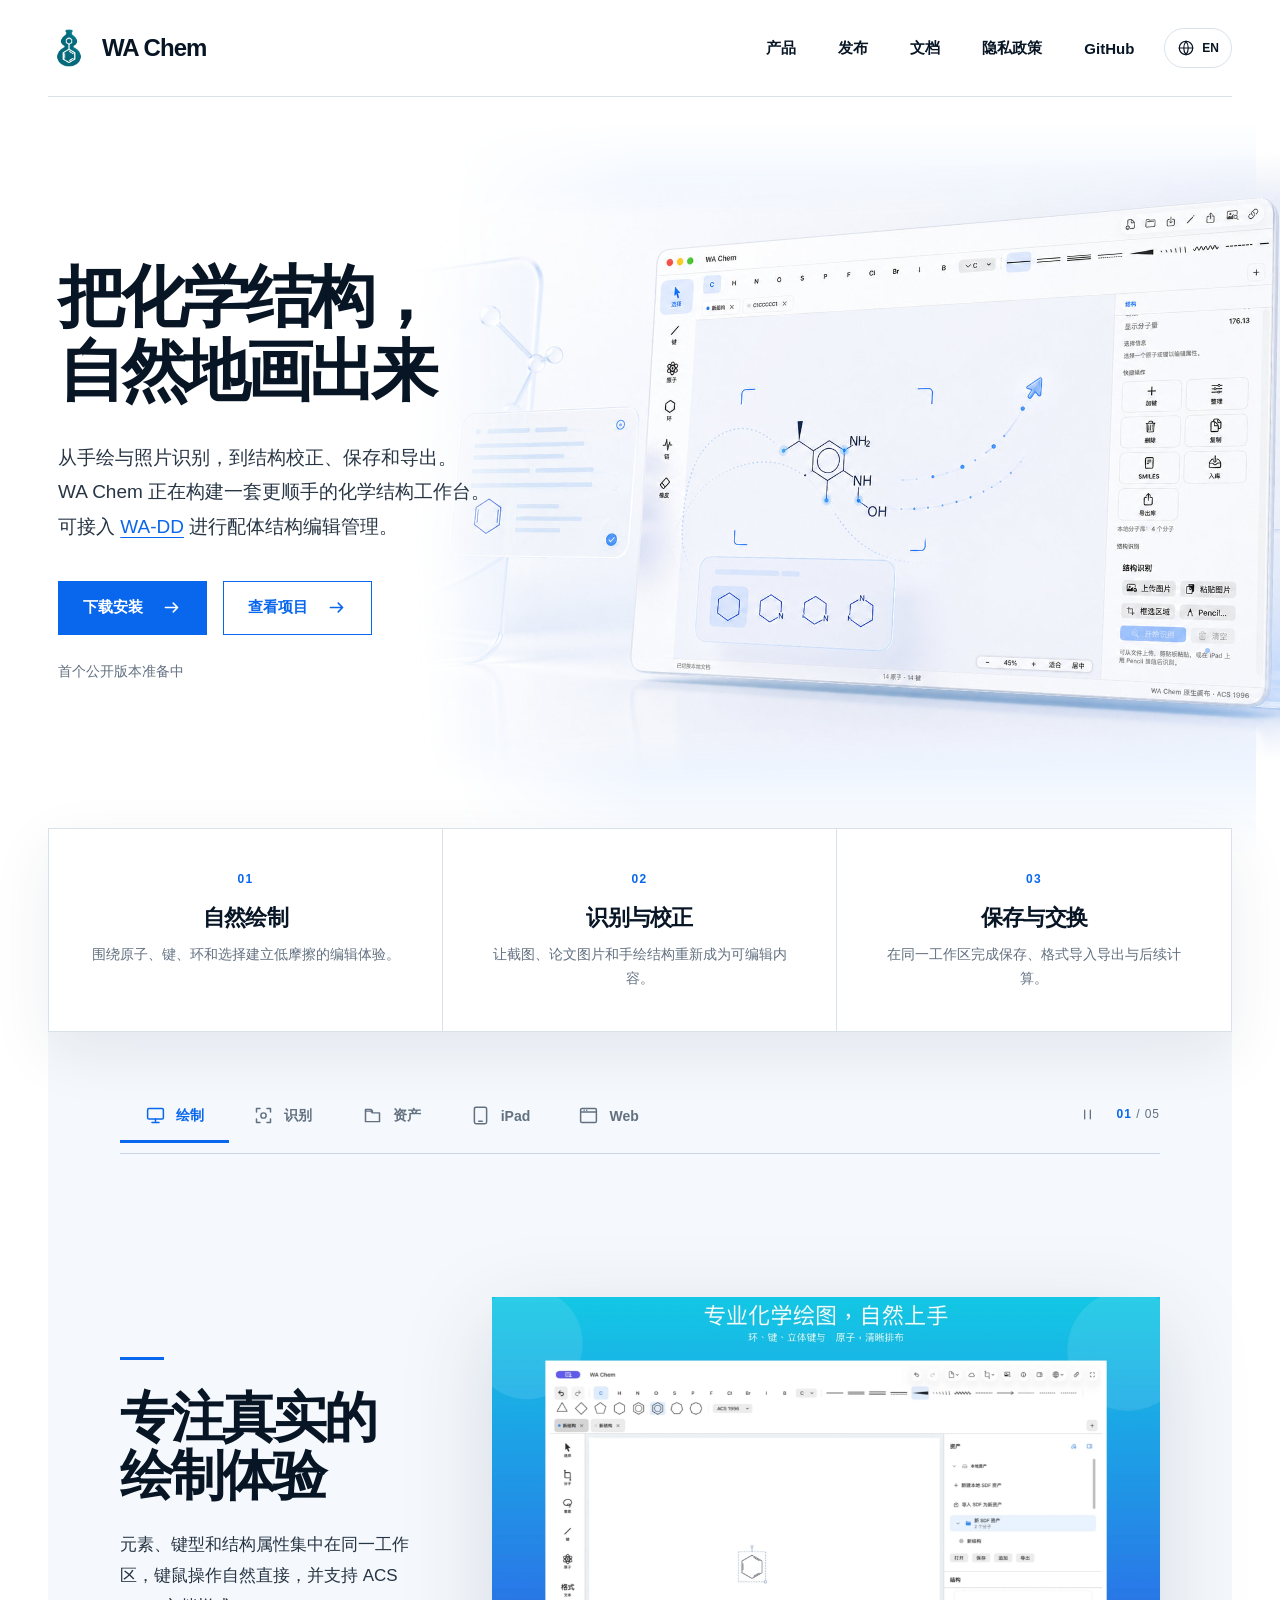
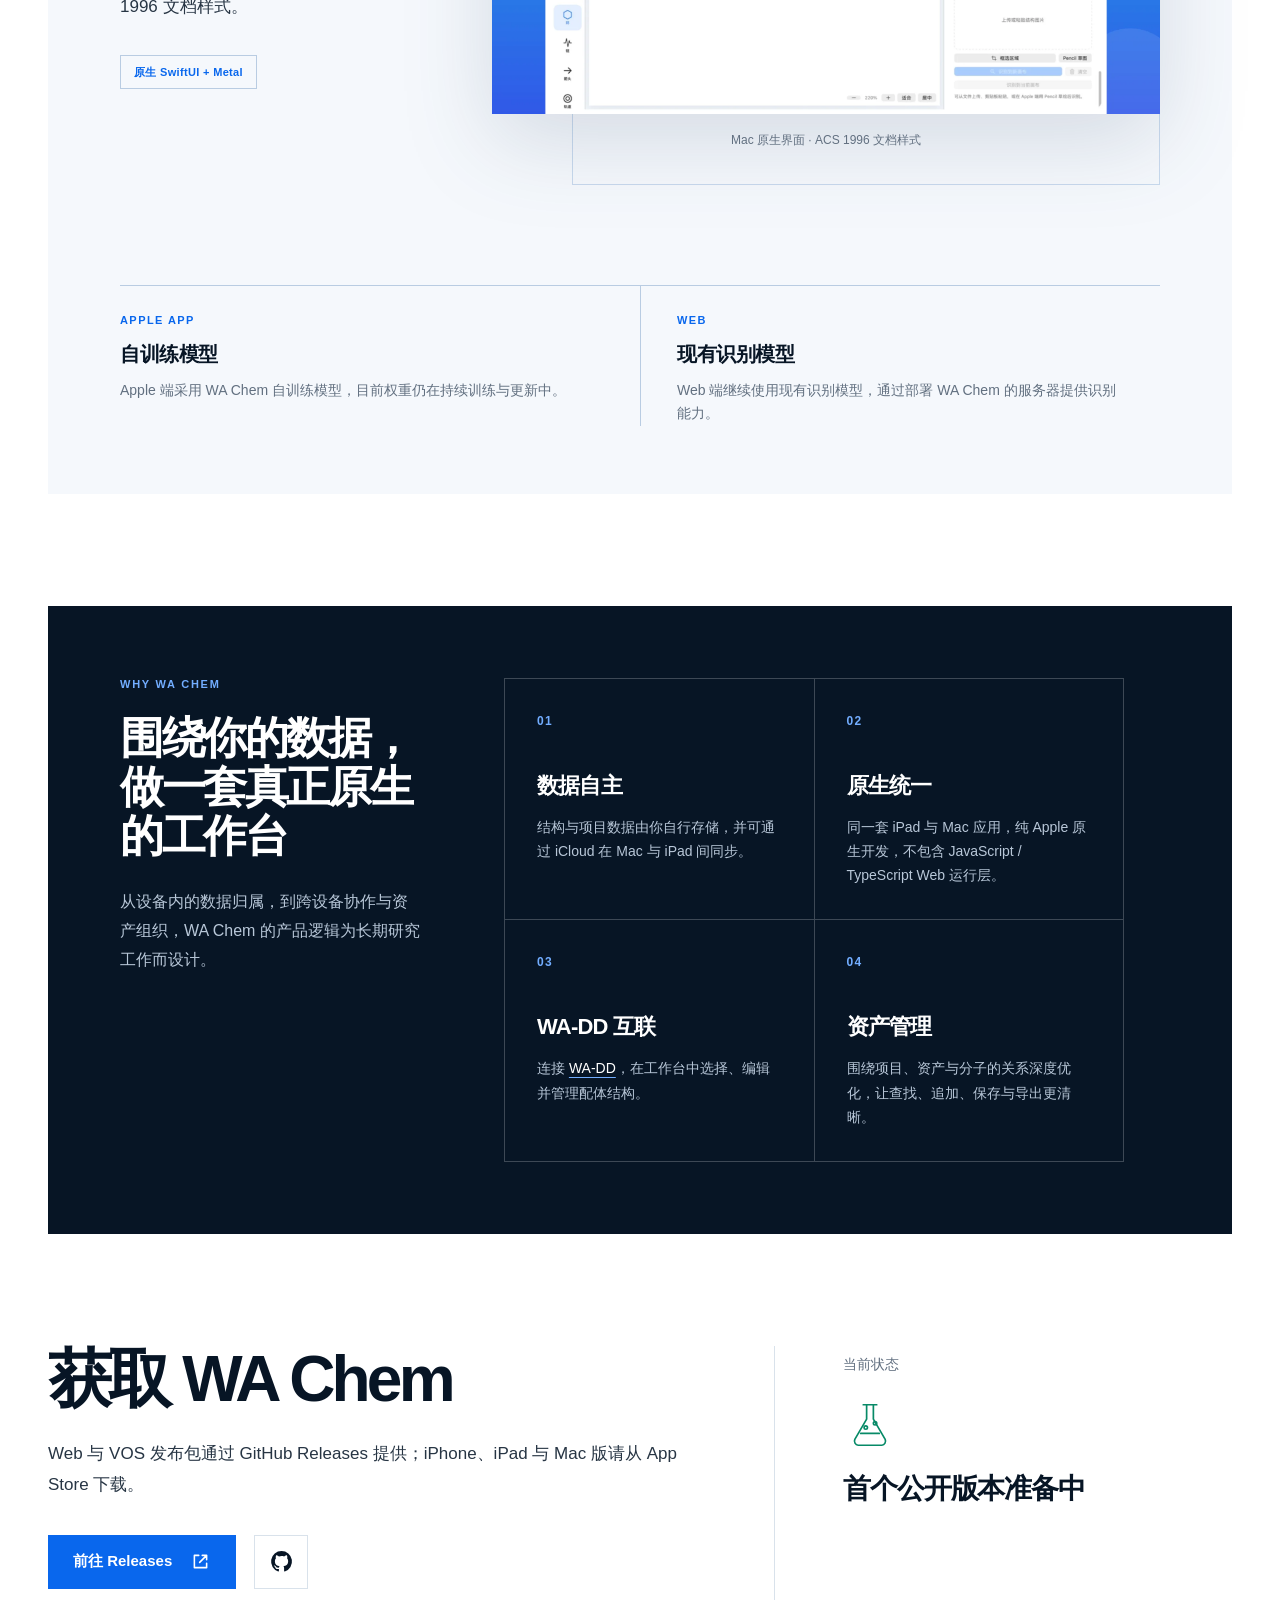
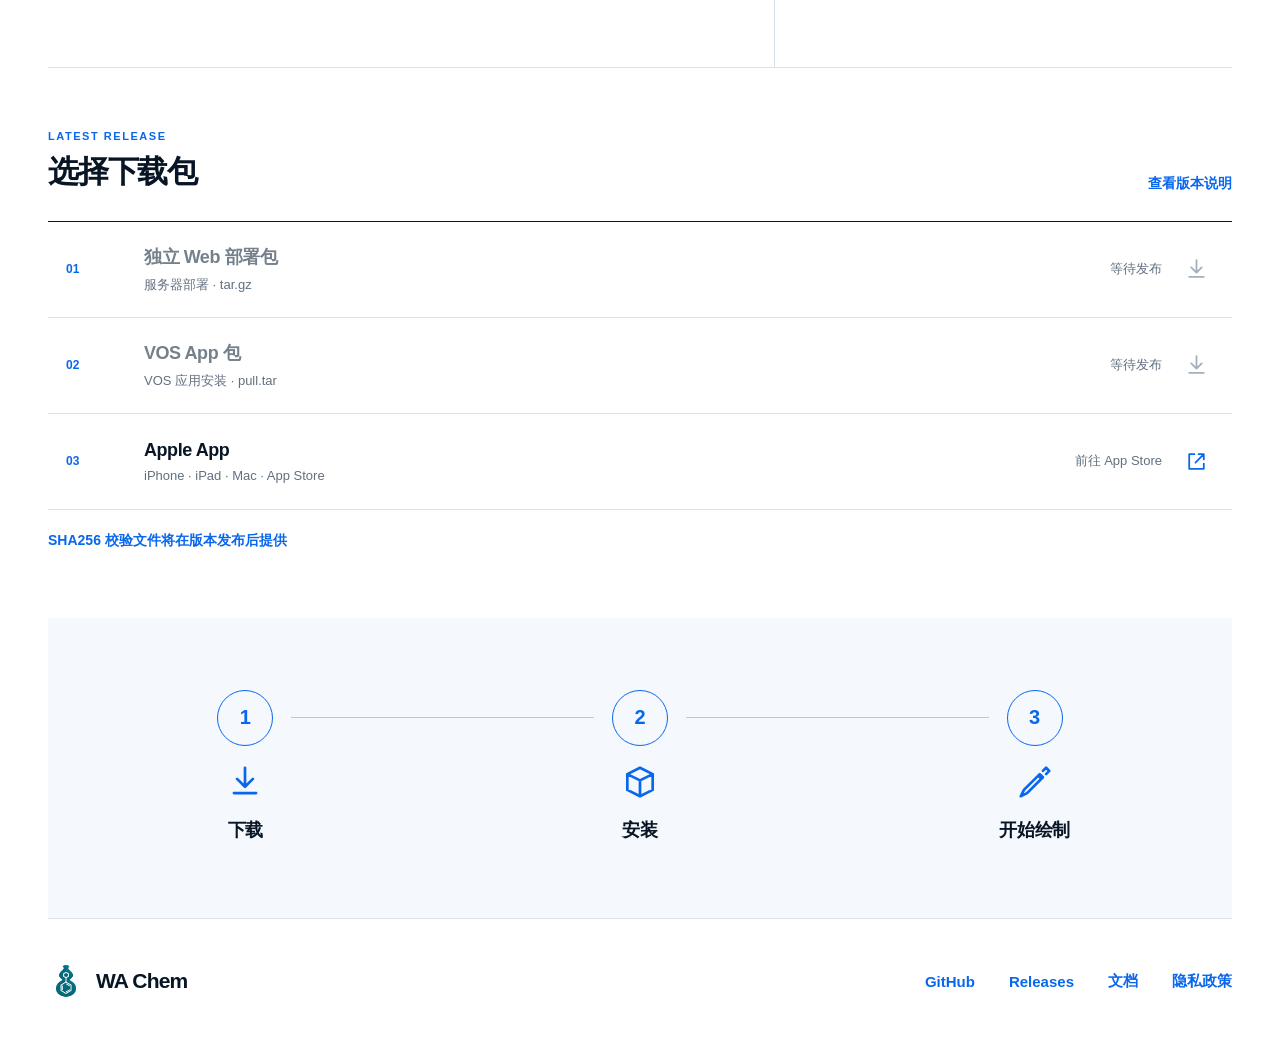
<file: index.html>
<!doctype html>
<html lang="zh-CN">
  <head>
    <meta charset="UTF-8" />
    <meta name="viewport" content="width=device-width, initial-scale=1" />
    <meta name="description" data-i18n-content="metaDescription" content="WA Chem 官方门户：原生 Mac 与 iPad 化学结构工作台，支持数据自主存储、iCloud 同步及 WA-DD 互联。" />
    <meta name="theme-color" content="#ffffff" />
    <title>WA Chem — 化学结构工作台</title>
    <link rel="icon" type="image/png" href="assets/wa-chem-logo.png" />
    <link rel="stylesheet" href="styles.css" />
    <script defer src="script.js"></script>
  </head>
  <body>
    <a class="skip-link" href="#main" data-i18n="skipLink">跳到主要内容</a>
    <header class="site-header">
      <a class="brand" href="#top" aria-label="WA Chem 首页" data-i18n-aria="brandHome">
        <img src="assets/wa-chem-logo.png" alt="" width="42" height="42" />
        <span>WA Chem</span>
      </a>
      <div class="header-actions">
        <nav aria-label="主要导航" data-i18n-aria="mainNavigation">
          <a href="#product" data-i18n="navProduct">产品</a>
          <a href="#releases" data-i18n="navReleases">发布</a>
          <a href="https://github.com/huluxiaohuowa/wachem-web/tree/main/docs" data-i18n="navDocs">文档</a>
          <a href="privacy/" data-i18n="privacyPolicy">隐私政策</a>
          <a href="https://github.com/huluxiaohuowa/wachem-web">GitHub</a>
        </nav>
        <button class="language-toggle" type="button" data-language-toggle aria-label="Switch to English">
          <svg aria-hidden="true" viewBox="0 0 24 24"><circle cx="12" cy="12" r="9" /><path d="M3 12h18M12 3a15 15 0 0 1 0 18M12 3a15 15 0 0 0 0 18" /></svg>
          <span data-language-label>EN</span>
        </button>
      </div>
    </header>

    <main id="main">
      <section class="hero" id="top" aria-labelledby="hero-title">
        <div class="hero-copy">
          <h1 id="hero-title" data-i18n-html="heroTitle">把化学结构，<br />自然地画出来</h1>
          <p data-i18n-html="heroBody">
            从手绘与照片识别，到结构校正、保存和导出。<br />
            WA Chem 正在构建一套更顺手的化学结构工作台。<br />
            可接入 <a href="https://wa-dd.fuluwa.top">WA-DD</a> 进行配体结构编辑管理。
          </p>
          <div class="actions">
            <a class="button button-primary" href="#releases">
              <span data-i18n="viewReleases">下载安装</span>
              <svg aria-hidden="true" viewBox="0 0 24 24"><path d="M5 12h14m-5-5 5 5-5 5" /></svg>
            </a>
            <a class="button button-secondary" href="https://github.com/huluxiaohuowa/wachem-web">
              <span data-i18n="viewProject">查看项目</span>
              <svg aria-hidden="true" viewBox="0 0 24 24"><path d="M5 12h14m-5-5 5 5-5 5" /></svg>
            </a>
          </div>
          <p class="release-note" data-release-status data-i18n="releasePending">首个公开版本准备中</p>
        </div>

        <figure class="molecule-stage">
          <img
            src="assets/hero-ai-assisted.jpg"
            alt="WA Chem 中由 AI 辅助识别与编辑化学结构的理念图"
            data-i18n-alt="heroAlt"
            width="1535"
            height="1024"
          />
        </figure>
      </section>

      <section class="product-strip" id="product" aria-label="WA Chem 核心流程" data-i18n-aria="productFlow">
        <div>
          <span class="strip-number">01</span>
          <h2 data-i18n="naturalDrawing">自然绘制</h2>
          <p data-i18n="naturalDrawingBody">围绕原子、键、环和选择建立低摩擦的编辑体验。</p>
        </div>
        <div>
          <span class="strip-number">02</span>
          <h2 data-i18n="recognitionCorrection">识别与校正</h2>
          <p data-i18n="recognitionCorrectionBody">让截图、论文图片和手绘结构重新成为可编辑内容。</p>
        </div>
        <div>
          <span class="strip-number">03</span>
          <h2 data-i18n="saveExchange">保存与交换</h2>
          <p data-i18n="saveExchangeBody">在同一工作区完成保存、格式导入导出与后续计算。</p>
        </div>
      </section>

      <section class="experience-section" id="interface" data-device="draw" aria-label="Mac、iPad 与 Web 使用体验" data-i18n-aria="nativeExperience">
        <span class="anchor-target" id="platform" aria-hidden="true"></span>
        <div class="experience-toolbar">
          <div class="experience-tabs" role="tablist" aria-label="切换设备界面" data-i18n-aria="deviceSwitcher">
            <button id="tab-draw" type="button" role="tab" aria-selected="true" aria-controls="panel-draw" data-experience-tab="draw" data-i18n-aria="showDraw">
              <svg aria-hidden="true" viewBox="0 0 24 24"><rect x="3" y="4" width="18" height="12" rx="1.5" /><path d="M8 20h8M12 16v4" /></svg>
              <span data-i18n="drawTab">绘制</span>
            </button>
            <button id="tab-recognize" type="button" role="tab" aria-selected="false" aria-controls="panel-recognize" tabindex="-1" data-experience-tab="recognize" data-i18n-aria="showRecognize">
              <svg aria-hidden="true" viewBox="0 0 24 24"><path d="M4 8V4h4M16 4h4v4M20 16v4h-4M8 20H4v-4" /><circle cx="12" cy="12" r="3" /></svg>
              <span data-i18n="recognizeTab">识别</span>
            </button>
            <button id="tab-assets" type="button" role="tab" aria-selected="false" aria-controls="panel-assets" tabindex="-1" data-experience-tab="assets" data-i18n-aria="showAssets">
              <svg aria-hidden="true" viewBox="0 0 24 24"><path d="M4 7h6l2 2h8v10H4Z" /><path d="M4 7V5h6l2 2" /></svg>
              <span data-i18n="assetsTab">资产</span>
            </button>
            <button id="tab-ipad" type="button" role="tab" aria-selected="false" aria-controls="panel-ipad" tabindex="-1" data-experience-tab="ipad" data-i18n-aria="showIpad">
              <svg aria-hidden="true" viewBox="0 0 24 24"><rect x="5" y="2.5" width="14" height="19" rx="2" /><path d="M10 18.5h4" /></svg>
              <span>iPad</span>
            </button>
            <button id="tab-web" type="button" role="tab" aria-selected="false" aria-controls="panel-web" tabindex="-1" data-experience-tab="web" data-i18n-aria="showWeb">
              <svg aria-hidden="true" viewBox="0 0 24 24"><rect x="3" y="4" width="18" height="16" rx="1.5" /><path d="M3 8h18M7 6h.01M10 6h.01" /></svg>
              <span>Web</span>
            </button>
          </div>
          <div class="experience-status">
            <button class="experience-autoplay" type="button" data-experience-autoplay aria-label="暂停自动轮播" title="暂停自动轮播" data-i18n-aria="pauseCarousel" data-i18n-title="pauseCarousel">
              <svg class="experience-pause-icon" aria-hidden="true" viewBox="0 0 24 24"><path d="M8 6v12M16 6v12" /></svg>
              <svg class="experience-play-icon" aria-hidden="true" viewBox="0 0 24 24"><path d="m9 6 9 6-9 6Z" /></svg>
            </button>
            <span class="experience-counter"><strong data-experience-counter>01</strong> / 05</span>
          </div>
        </div>

        <div class="experience-panels">
          <article class="experience-panel is-active" id="panel-draw" role="tabpanel" aria-labelledby="tab-draw" data-experience-panel="draw">
            <div class="experience-copy">
              <h2 data-i18n="interfaceTitle">专注真实的绘制体验</h2>
              <p data-i18n="interfaceBody">元素、键型和结构属性集中在同一工作区，键鼠操作自然直接，并支持 ACS 1996 文档样式。</p>
              <div class="experience-facts">
                <span data-i18n="nativeRendering">原生 SwiftUI + Metal</span>
              </div>
            </div>
            <figure class="experience-media experience-media-mac">
              <img
                src="assets/showcase/mac-draw-cn.webp"
                data-i18n-src-zh-cn="assets/showcase/mac-draw-cn.webp"
                data-i18n-src-en="assets/showcase/mac-draw-en.webp"
                alt="WA Chem Mac 原生编辑器界面，画布使用 ACS 1996 文档样式"
                data-i18n-alt="interfaceAlt"
                width="2200"
                height="1375"
                loading="lazy"
              />
              <figcaption data-i18n="macCaption">Mac 原生界面 · ACS 1996 文档样式</figcaption>
            </figure>
          </article>

          <article class="experience-panel" id="panel-recognize" role="tabpanel" aria-labelledby="tab-recognize" aria-hidden="true" inert data-experience-panel="recognize">
            <div class="experience-copy">
              <h2 data-i18n="recognizeTitle">从图片到可编辑结构</h2>
              <p data-i18n="recognizeBody">导入截图、论文图片或手绘草图，在设备本地完成识别，再回到画布继续校正。</p>
              <div class="experience-facts"><span data-i18n="onDeviceRecognition">设备端识别</span></div>
            </div>
            <figure class="experience-media experience-media-mac">
              <img src="assets/showcase/mac-recognize-cn.webp" data-i18n-src-zh-cn="assets/showcase/mac-recognize-cn.webp" data-i18n-src-en="assets/showcase/mac-recognize-en.webp" alt="WA Chem 在 Mac 上把图片识别为可编辑化学结构" data-i18n-alt="recognizeAlt" width="2200" height="1375" loading="lazy" />
              <figcaption data-i18n="recognizeCaption">Mac 原生界面 · 图片与手绘识别</figcaption>
            </figure>
          </article>

          <article class="experience-panel" id="panel-assets" role="tabpanel" aria-labelledby="tab-assets" aria-hidden="true" inert data-experience-panel="assets">
            <div class="experience-copy">
              <h2 data-i18n="assetsTitle">结构与项目井然有序</h2>
              <p data-i18n="assetsBody">用本地 SDF 资产组织常用分子，并与 WA-DD 项目衔接，随时载入、追加或导出。</p>
              <div class="experience-facts"><span data-i18n="localAssets">本地 SDF 资产</span><span>WA-DD</span></div>
            </div>
            <figure class="experience-media experience-media-mac">
              <img src="assets/showcase/mac-assets-cn.webp" data-i18n-src-zh-cn="assets/showcase/mac-assets-cn.webp" data-i18n-src-en="assets/showcase/mac-assets-en.webp" alt="WA Chem Mac 原生应用中的分子资产管理" data-i18n-alt="assetsAlt" width="2200" height="1375" loading="lazy" />
              <figcaption data-i18n="assetsCaption">Mac 原生界面 · SDF 资产与 WA-DD</figcaption>
            </figure>
          </article>

          <article class="experience-panel" id="panel-ipad" role="tabpanel" aria-labelledby="tab-ipad" aria-hidden="true" inert data-experience-panel="ipad">
            <div class="experience-copy">
              <h2 data-i18n="platformTitle">Mac 与 iPad，统一的不只是界面</h2>
              <p data-i18n="platformBody">同一套原生 Apple 应用，共享编辑器、文档和资产管理逻辑；针对键鼠、触控与 Apple Pencil 自然适配。</p>
              <div class="experience-facts">
                <span data-i18n="touchAndPencil">触控 + Apple Pencil</span>
                <span data-i18n="icloudSync">iCloud 同步</span>
              </div>
            </div>
            <figure class="experience-media experience-media-ipad">
              <img
                src="assets/showcase/ipad-draw-cn.webp"
                data-i18n-src-zh-cn="assets/showcase/ipad-draw-cn.webp"
                data-i18n-src-en="assets/showcase/ipad-draw-en.webp"
                alt="WA Chem 在 iPad 上运行的原生编辑器界面"
                data-i18n-alt="ipadAlt"
                width="1100"
                height="1467"
                loading="lazy"
              />
              <figcaption data-i18n="ipadCaption">iPad 原生界面 · 与 Mac 共享产品逻辑</figcaption>
            </figure>
          </article>

          <article class="experience-panel" id="panel-web" role="tabpanel" aria-labelledby="tab-web" aria-hidden="true" inert data-experience-panel="web">
            <div class="experience-copy">
              <h2 data-i18n="webExperienceTitle">随时进入 Web 工作台</h2>
              <p data-i18n="webExperienceBody">在浏览器中完成结构绘制、图像识别与 SDF 资产管理，并连接 WA-DD 延续配体结构工作流。</p>
              <div class="experience-facts">
                <span data-i18n="browserAccess">浏览器访问</span>
                <span data-i18n="serverPowered">服务器算力</span>
              </div>
            </div>
            <figure class="experience-media experience-media-web">
              <img
                src="assets/editor-web.webp"
                alt="WA Chem Web 版化学结构编辑器与资产管理界面"
                data-i18n-alt="webExperienceAlt"
                width="2200"
                height="1025"
                loading="lazy"
              />
              <figcaption data-i18n="webExperienceCaption">Web 工作台 · 服务器算力</figcaption>
            </figure>
          </article>
        </div>

        <div class="compute-paths" aria-label="Apple 与 Web 识别模型" data-i18n-aria="recognitionModels">
          <article>
            <span>Apple App</span>
            <strong data-i18n="appleSelfTrainedModel">自训练模型</strong>
            <p data-i18n="appleSelfTrainedModelBody">Apple 端采用 WA Chem 自训练模型，目前权重仍在持续训练与更新中。</p>
          </article>
          <article>
            <span>Web</span>
            <strong data-i18n="webExistingModel">现有识别模型</strong>
            <p data-i18n="webExistingModelBody">Web 端继续使用现有识别模型，通过部署 WA Chem 的服务器提供识别能力。</p>
          </article>
        </div>
      </section>

      <section class="advantage-section" aria-labelledby="advantage-title">
        <div class="advantage-heading">
          <span>Why WA Chem</span>
          <h2 id="advantage-title" data-i18n="advantageTitle">围绕你的数据，做一套真正原生的工作台</h2>
          <p data-i18n="advantageBody">从设备内的数据归属，到跨设备协作与资产组织，WA Chem 的产品逻辑为长期研究工作而设计。</p>
        </div>
        <div class="advantage-grid">
          <article>
            <span>01</span>
            <h3 data-i18n="dataOwnership">数据自主</h3>
            <p data-i18n="dataOwnershipBody">结构与项目数据由你自行存储，并可通过 iCloud 在 Mac 与 iPad 间同步。</p>
          </article>
          <article>
            <span>02</span>
            <h3 data-i18n="nativeUnified">原生统一</h3>
            <p data-i18n="nativeUnifiedBody">同一套 iPad 与 Mac 应用，纯 Apple 原生开发，不包含 JavaScript / TypeScript Web 运行层。</p>
          </article>
          <article>
            <span>03</span>
            <h3 data-i18n="waDdConnection">WA-DD 互联</h3>
            <p data-i18n-html="waDdConnectionBody">连接 <a href="https://wa-dd.fuluwa.top">WA-DD</a>，在工作台中选择、编辑并管理配体结构。</p>
          </article>
          <article>
            <span>04</span>
            <h3 data-i18n="assetManagement">资产管理</h3>
            <p data-i18n="assetManagementBody">围绕项目、资产与分子的关系深度优化，让查找、追加、保存与导出更清晰。</p>
          </article>
        </div>
      </section>

      <section class="release-section" id="releases" aria-labelledby="releases-title">
        <div class="release-copy">
          <h2 id="releases-title" data-i18n="getWaChem">获取 WA Chem</h2>
          <p data-i18n="releaseBody">Web 与 VOS 发布包通过 GitHub Releases 提供；iPhone、iPad 与 Mac 版请从 App Store 下载。</p>
          <div class="release-actions">
            <a class="button button-primary" href="https://github.com/huluxiaohuowa/wachem-web/releases">
              <span data-i18n="goToReleases">前往 Releases</span>
              <svg aria-hidden="true" viewBox="0 0 24 24"><path d="M14 5h5v5m0-5-8 8M19 14v5H5V5h5" /></svg>
            </a>
            <a class="github-link" href="https://github.com/huluxiaohuowa/wachem-web" aria-label="在 GitHub 查看 wachem-web" data-i18n-aria="viewOnGitHub">
              <svg aria-hidden="true" viewBox="0 0 24 24"><path d="M12 2a10 10 0 0 0-3.16 19.49c.5.09.68-.22.68-.48v-1.88c-2.78.6-3.37-1.18-3.37-1.18-.45-1.16-1.11-1.47-1.11-1.47-.91-.62.07-.61.07-.61 1 .07 1.53 1.03 1.53 1.03.9 1.53 2.35 1.09 2.92.83.09-.65.35-1.09.64-1.34-2.22-.25-4.55-1.11-4.55-4.94 0-1.09.39-1.98 1.03-2.68-.1-.25-.45-1.27.1-2.64 0 0 .84-.27 2.75 1.02A9.56 9.56 0 0 1 12 6.82c.85 0 1.71.11 2.51.34 1.91-1.29 2.75-1.02 2.75-1.02.55 1.37.2 2.39.1 2.64.64.7 1.03 1.59 1.03 2.68 0 3.84-2.34 4.69-4.57 4.94.36.31.68.92.68 1.86v2.76c0 .27.18.58.69.48A10 10 0 0 0 12 2Z" /></svg>
            </a>
          </div>
        </div>
        <div class="release-status" aria-live="polite">
          <span data-i18n="currentStatus">当前状态</span>
          <div class="flask" aria-hidden="true">
            <svg viewBox="0 0 64 64"><path d="M24 8h16M28 8v17L14 49a5 5 0 0 0 4 7h28a5 5 0 0 0 4-7L36 25V8M21 42h22" /><circle cx="27" cy="35" r="2" /><circle cx="38" cy="30" r="2" /></svg>
          </div>
          <strong data-release-status data-i18n="releasePending">首个公开版本准备中</strong>
        </div>

        <div class="latest-downloads" aria-labelledby="latest-downloads-title">
          <div class="downloads-heading">
            <div>
              <span>Latest Release</span>
              <h3 id="latest-downloads-title" data-i18n="chooseDownload">选择下载包</h3>
            </div>
            <a data-release-page href="https://github.com/huluxiaohuowa/wachem-web/releases" data-i18n="viewReleaseNotes">查看版本说明</a>
          </div>
          <div class="download-list">
            <a
              class="download-item is-pending"
              data-download-key="deploy"
              href="https://github.com/huluxiaohuowa/wachem-web/releases"
            >
              <span class="download-index">01</span>
              <span class="download-copy">
                <strong data-i18n="webDeployPackage">独立 Web 部署包</strong>
                <small data-i18n="webDeployPackageMeta">服务器部署 · tar.gz</small>
              </span>
              <span class="download-meta" data-download-meta data-i18n="waitingRelease">等待发布</span>
              <svg aria-hidden="true" viewBox="0 0 24 24"><path d="M12 3v12m-5-5 5 5 5-5M5 19h14" /></svg>
            </a>
            <a
              class="download-item is-pending"
              data-download-key="vos"
              href="https://github.com/huluxiaohuowa/wachem-web/releases"
            >
              <span class="download-index">02</span>
              <span class="download-copy">
                <strong data-i18n="vosPackage">VOS App 包</strong>
                <small data-i18n="vosPackageMeta">VOS 应用安装 · pull.tar</small>
              </span>
              <span class="download-meta" data-download-meta data-i18n="waitingRelease">等待发布</span>
              <svg aria-hidden="true" viewBox="0 0 24 24"><path d="M12 3v12m-5-5 5 5 5-5M5 19h14" /></svg>
            </a>
            <a
              class="download-item"
              href="https://apps.apple.com/app/wa-chem/id6809643025"
              aria-label="前往 App Store"
              data-i18n-aria="openAppleAppStore"
            >
              <span class="download-index">03</span>
              <span class="download-copy">
                <strong>Apple App</strong>
                <small data-i18n="appleStoreMeta">iPhone · iPad · Mac · App Store</small>
              </span>
              <span class="download-meta" data-i18n="openAppleAppStore">前往 App Store</span>
              <svg aria-hidden="true" viewBox="0 0 24 24"><path d="M14 5h5v5m0-5-8 8M19 14v5H5V5h5" /></svg>
            </a>
          </div>
          <a class="checksum-link" data-download-key="checksums" data-i18n="checksumsPending" href="https://github.com/huluxiaohuowa/wachem-web/releases">
            SHA256 校验文件将在版本发布后提供
          </a>
        </div>

        <ol class="release-steps" aria-label="开始使用的三个步骤" data-i18n-aria="gettingStartedSteps">
          <li>
            <span>1</span>
            <svg aria-hidden="true" viewBox="0 0 24 24"><path d="M12 3v12m-5-5 5 5 5-5M5 19h14" /></svg>
            <strong data-i18n="download">下载</strong>
          </li>
          <li>
            <span>2</span>
            <svg aria-hidden="true" viewBox="0 0 24 24"><path d="m4 7 8-4 8 4-8 4-8-4Zm0 0v10l8 4 8-4V7m-8 4v10" /></svg>
            <strong data-i18n="install">安装</strong>
          </li>
          <li>
            <span>3</span>
            <svg aria-hidden="true" viewBox="0 0 24 24"><path d="M5 17 3 21l4-2 10-10-2-2L5 17Zm9-9 2 2m1-5 2-2 2 2-2 2" /></svg>
            <strong data-i18n="startDrawing">开始绘制</strong>
          </li>
        </ol>
      </section>
    </main>

    <footer>
      <a class="brand" href="#top" aria-label="返回顶部" data-i18n-aria="backToTop">
        <img src="assets/wa-chem-logo.png" alt="" width="36" height="36" />
        <span>WA Chem</span>
      </a>
      <nav aria-label="页脚导航" data-i18n-aria="footerNavigation">
        <a href="https://github.com/huluxiaohuowa/wachem-web">GitHub</a>
        <a href="https://github.com/huluxiaohuowa/wachem-web/releases">Releases</a>
        <a href="https://github.com/huluxiaohuowa/wachem-web/tree/main/docs" data-i18n="navDocs">文档</a>
        <a href="privacy/" data-i18n="privacyPolicy">隐私政策</a>
      </nav>
    </footer>
  </body>
</html>
</file>
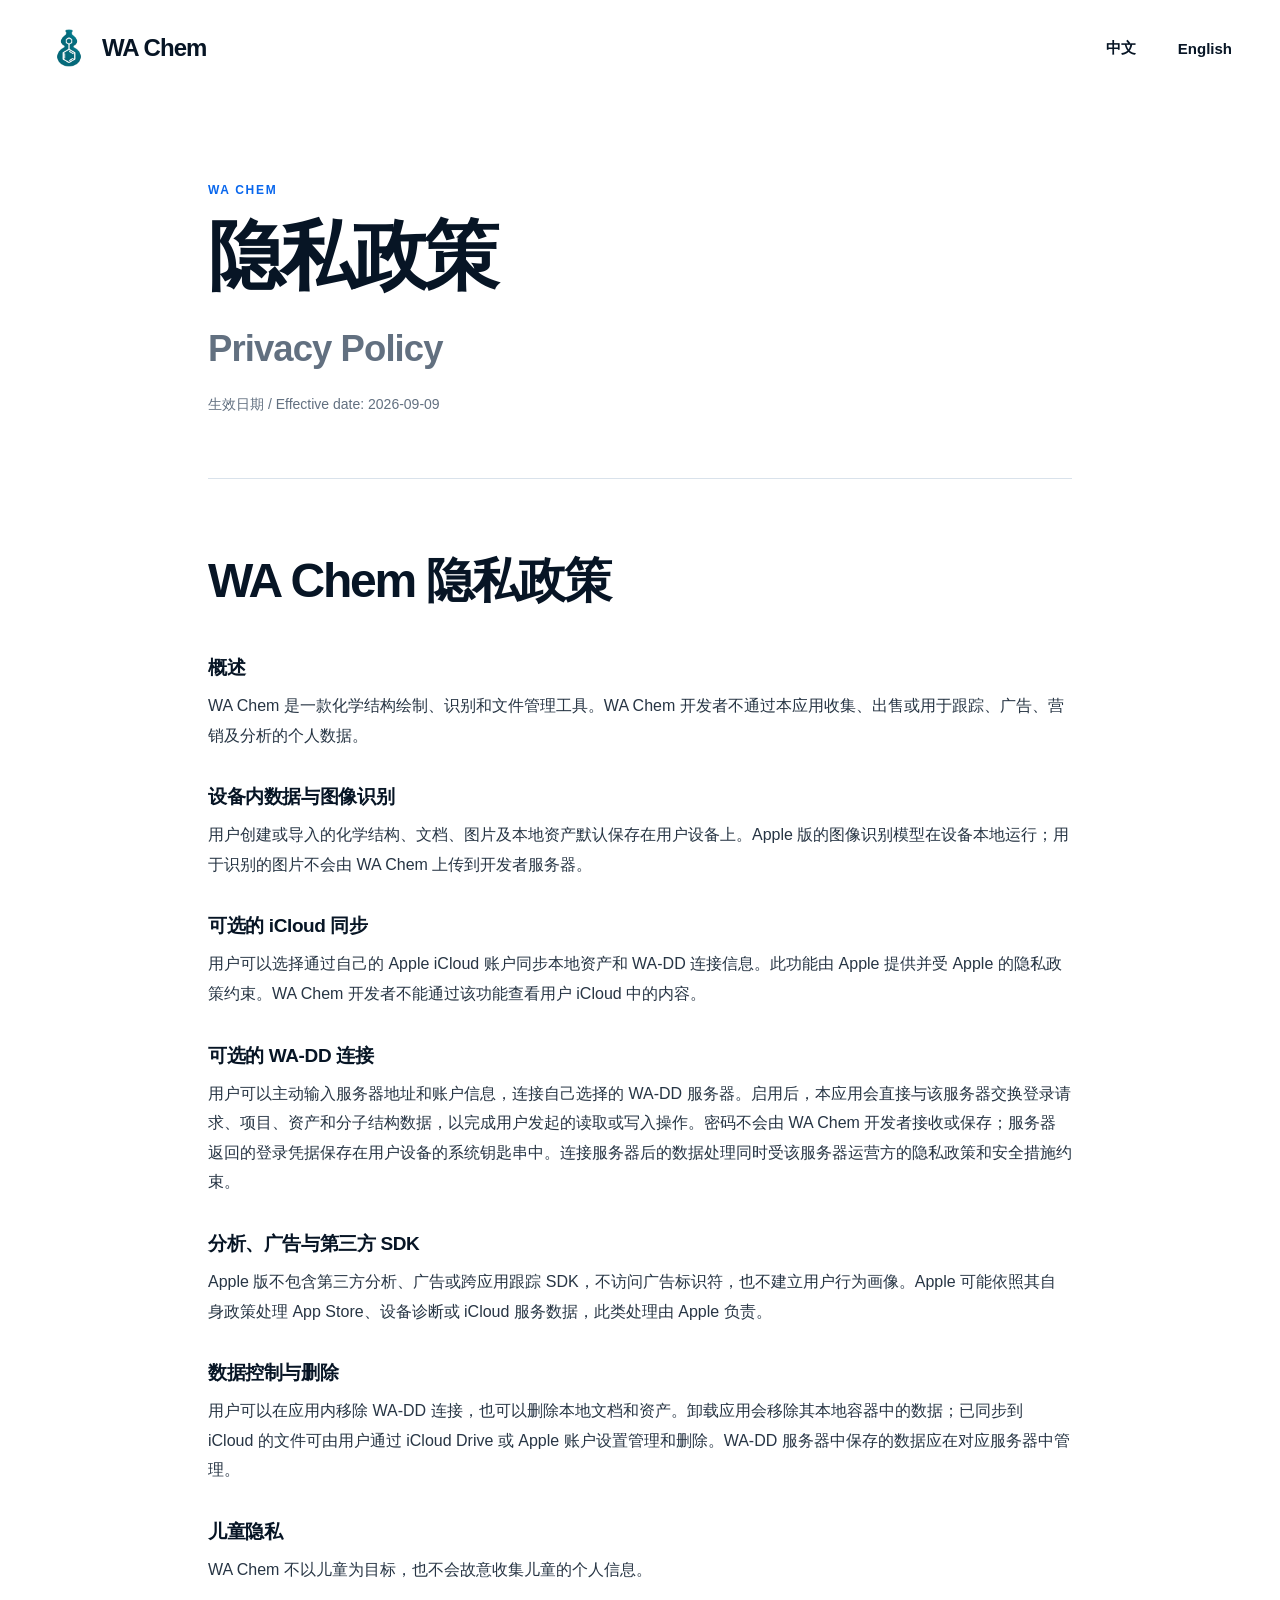
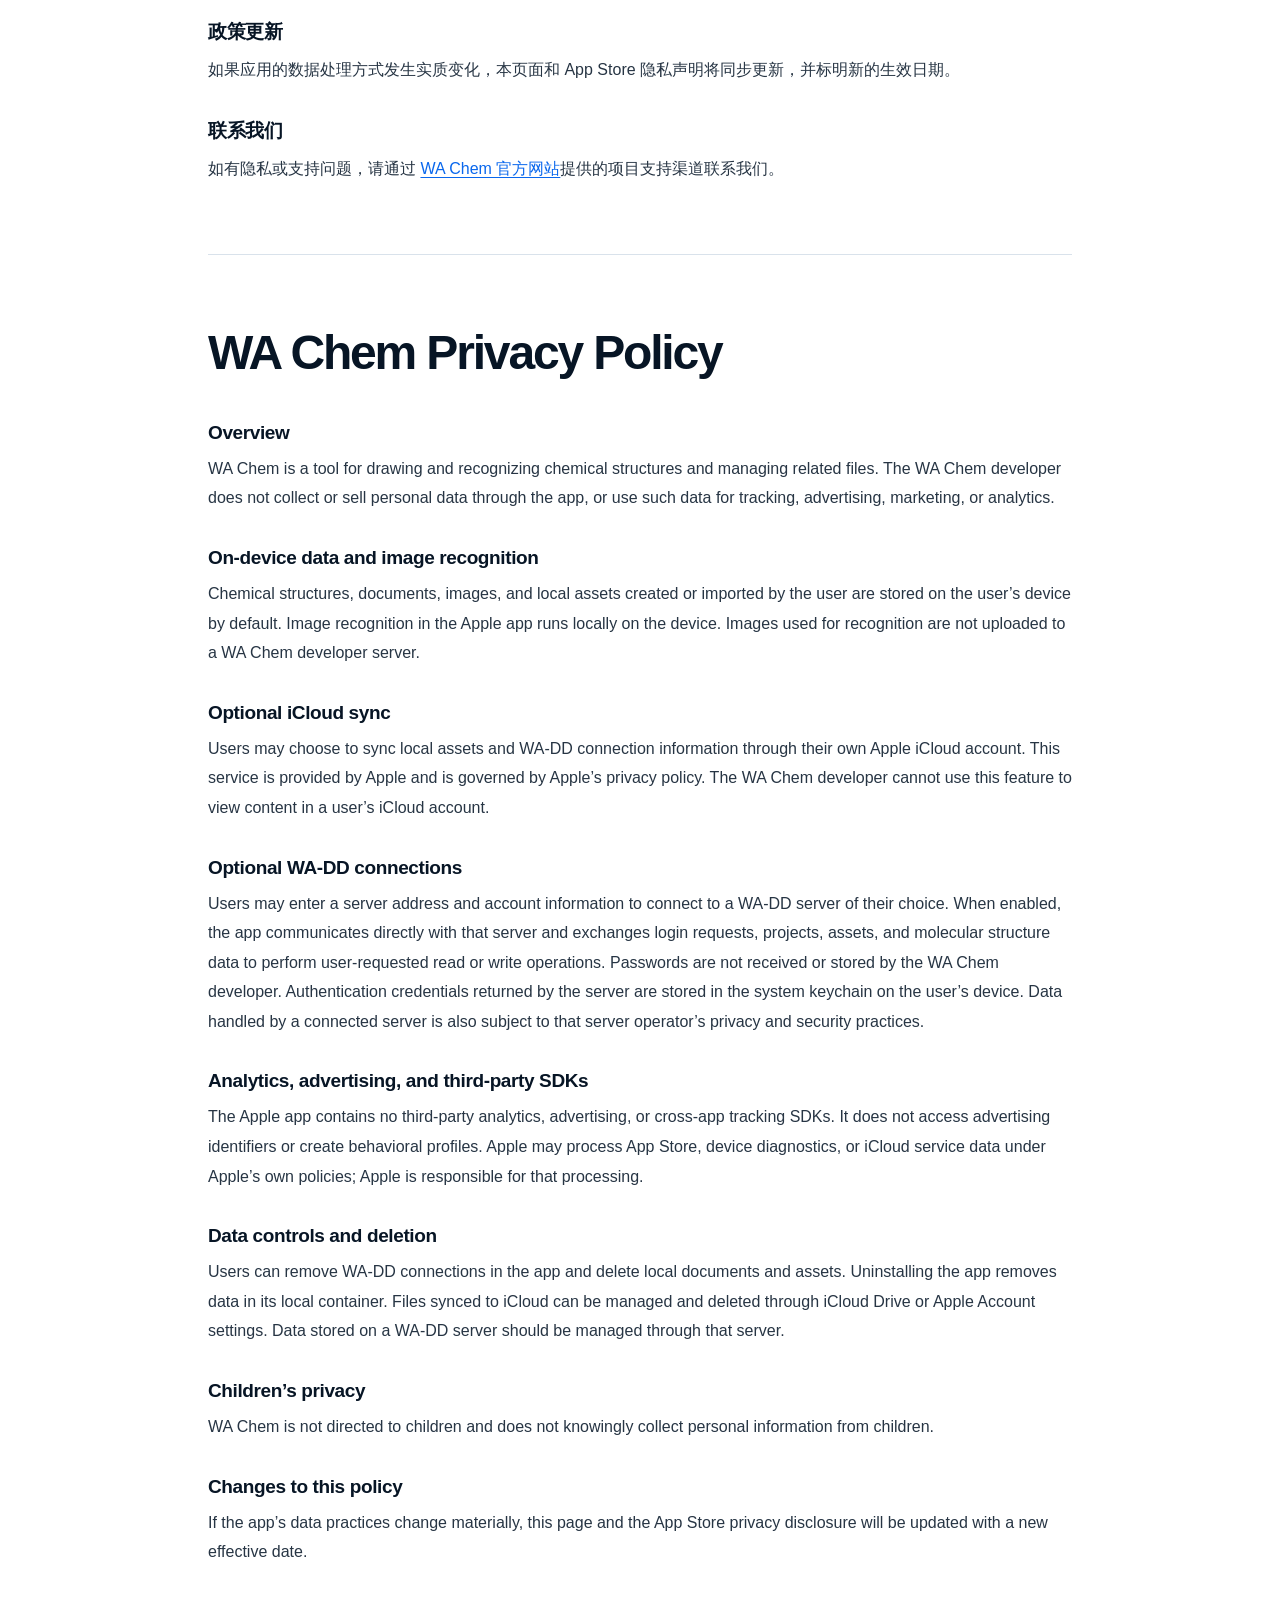
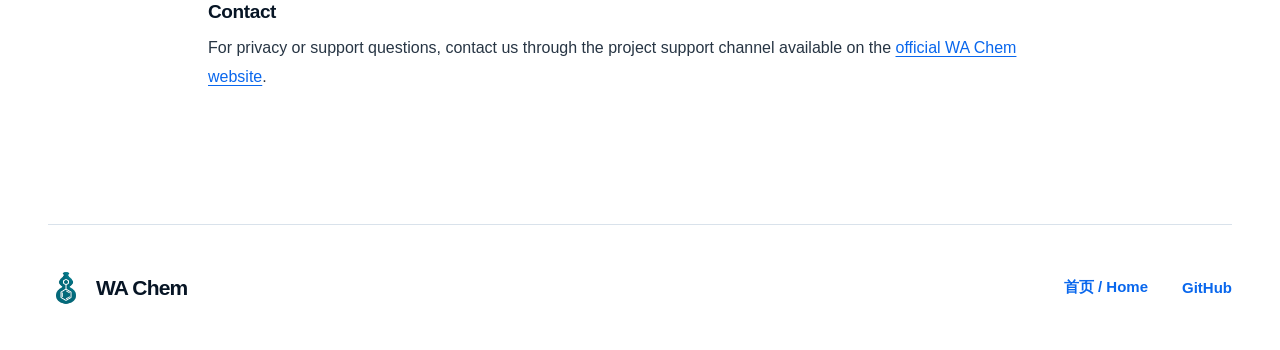
<file: privacy/index.html>
<!doctype html>
<html lang="zh-CN">
  <head>
    <meta charset="UTF-8" />
    <meta name="viewport" content="width=device-width, initial-scale=1" />
    <meta name="description" content="WA Chem 隐私政策与数据处理说明。" />
    <meta name="theme-color" content="#ffffff" />
    <title>WA Chem 隐私政策 · Privacy Policy</title>
    <link rel="icon" type="image/png" href="../assets/wa-chem-logo.png" />
    <link rel="stylesheet" href="../styles.css" />
  </head>
  <body>
    <header class="site-header">
      <a class="brand" href="../" aria-label="返回 WA Chem 首页">
        <img src="../assets/wa-chem-logo.png" alt="" width="42" height="42" />
        <span>WA Chem</span>
      </a>
      <nav aria-label="页面语言">
        <a href="#zh">中文</a>
        <a href="#en">English</a>
      </nav>
    </header>

    <main class="policy-page">
      <header class="policy-hero">
        <span>WA Chem</span>
        <h1>隐私政策<br /><small>Privacy Policy</small></h1>
        <p>生效日期 / Effective date: 2026-09-09</p>
      </header>

      <article class="policy-content" id="zh" lang="zh-CN">
        <h2>WA Chem 隐私政策</h2>

        <h3>概述</h3>
        <p>WA Chem 是一款化学结构绘制、识别和文件管理工具。WA Chem 开发者不通过本应用收集、出售或用于跟踪、广告、营销及分析的个人数据。</p>

        <h3>设备内数据与图像识别</h3>
        <p>用户创建或导入的化学结构、文档、图片及本地资产默认保存在用户设备上。Apple 版的图像识别模型在设备本地运行；用于识别的图片不会由 WA Chem 上传到开发者服务器。</p>

        <h3>可选的 iCloud 同步</h3>
        <p>用户可以选择通过自己的 Apple iCloud 账户同步本地资产和 WA-DD 连接信息。此功能由 Apple 提供并受 Apple 的隐私政策约束。WA Chem 开发者不能通过该功能查看用户 iCloud 中的内容。</p>

        <h3>可选的 WA-DD 连接</h3>
        <p>用户可以主动输入服务器地址和账户信息，连接自己选择的 WA-DD 服务器。启用后，本应用会直接与该服务器交换登录请求、项目、资产和分子结构数据，以完成用户发起的读取或写入操作。密码不会由 WA Chem 开发者接收或保存；服务器返回的登录凭据保存在用户设备的系统钥匙串中。连接服务器后的数据处理同时受该服务器运营方的隐私政策和安全措施约束。</p>

        <h3>分析、广告与第三方 SDK</h3>
        <p>Apple 版不包含第三方分析、广告或跨应用跟踪 SDK，不访问广告标识符，也不建立用户行为画像。Apple 可能依照其自身政策处理 App Store、设备诊断或 iCloud 服务数据，此类处理由 Apple 负责。</p>

        <h3>数据控制与删除</h3>
        <p>用户可以在应用内移除 WA-DD 连接，也可以删除本地文档和资产。卸载应用会移除其本地容器中的数据；已同步到 iCloud 的文件可由用户通过 iCloud Drive 或 Apple 账户设置管理和删除。WA-DD 服务器中保存的数据应在对应服务器中管理。</p>

        <h3>儿童隐私</h3>
        <p>WA Chem 不以儿童为目标，也不会故意收集儿童的个人信息。</p>

        <h3>政策更新</h3>
        <p>如果应用的数据处理方式发生实质变化，本页面和 App Store 隐私声明将同步更新，并标明新的生效日期。</p>

        <h3>联系我们</h3>
        <p>如有隐私或支持问题，请通过 <a href="https://wa-chem.fuluwa.top">WA Chem 官方网站</a>提供的项目支持渠道联系我们。</p>
      </article>

      <article class="policy-content" id="en" lang="en">
        <h2>WA Chem Privacy Policy</h2>

        <h3>Overview</h3>
        <p>WA Chem is a tool for drawing and recognizing chemical structures and managing related files. The WA Chem developer does not collect or sell personal data through the app, or use such data for tracking, advertising, marketing, or analytics.</p>

        <h3>On-device data and image recognition</h3>
        <p>Chemical structures, documents, images, and local assets created or imported by the user are stored on the user’s device by default. Image recognition in the Apple app runs locally on the device. Images used for recognition are not uploaded to a WA Chem developer server.</p>

        <h3>Optional iCloud sync</h3>
        <p>Users may choose to sync local assets and WA-DD connection information through their own Apple iCloud account. This service is provided by Apple and is governed by Apple’s privacy policy. The WA Chem developer cannot use this feature to view content in a user’s iCloud account.</p>

        <h3>Optional WA-DD connections</h3>
        <p>Users may enter a server address and account information to connect to a WA-DD server of their choice. When enabled, the app communicates directly with that server and exchanges login requests, projects, assets, and molecular structure data to perform user-requested read or write operations. Passwords are not received or stored by the WA Chem developer. Authentication credentials returned by the server are stored in the system keychain on the user’s device. Data handled by a connected server is also subject to that server operator’s privacy and security practices.</p>

        <h3>Analytics, advertising, and third-party SDKs</h3>
        <p>The Apple app contains no third-party analytics, advertising, or cross-app tracking SDKs. It does not access advertising identifiers or create behavioral profiles. Apple may process App Store, device diagnostics, or iCloud service data under Apple’s own policies; Apple is responsible for that processing.</p>

        <h3>Data controls and deletion</h3>
        <p>Users can remove WA-DD connections in the app and delete local documents and assets. Uninstalling the app removes data in its local container. Files synced to iCloud can be managed and deleted through iCloud Drive or Apple Account settings. Data stored on a WA-DD server should be managed through that server.</p>

        <h3>Children’s privacy</h3>
        <p>WA Chem is not directed to children and does not knowingly collect personal information from children.</p>

        <h3>Changes to this policy</h3>
        <p>If the app’s data practices change materially, this page and the App Store privacy disclosure will be updated with a new effective date.</p>

        <h3>Contact</h3>
        <p>For privacy or support questions, contact us through the project support channel available on the <a href="https://wa-chem.fuluwa.top">official WA Chem website</a>.</p>
      </article>
    </main>

    <footer>
      <a class="brand" href="../" aria-label="WA Chem home">
        <img src="../assets/wa-chem-logo.png" alt="" width="36" height="36" />
        <span>WA Chem</span>
      </a>
      <nav aria-label="Footer navigation">
        <a href="../">首页 / Home</a>
        <a href="https://github.com/huluxiaohuowa/wachem-web">GitHub</a>
      </nav>
    </footer>
  </body>
</html>
</file>
<file: styles.css>
:root {
  color-scheme: light;
  --ink: #071525;
  --ink-soft: #273544;
  --muted: #627080;
  --line: #d9e2eb;
  --blue: #0967ed;
  --blue-dark: #0756ca;
  --blue-pale: #eef5ff;
  --canvas: #f5f8fc;
  --green: #078a67;
  --white: #ffffff;
  --font: Inter, ui-sans-serif, -apple-system, BlinkMacSystemFont, "Segoe UI", "PingFang SC", "Hiragino Sans GB", "Microsoft YaHei", sans-serif;
  --max: 1520px;
  --gutter: 48px;
  --section-space: 112px;
}

* { box-sizing: border-box; }
html { scroll-behavior: smooth; }
body { margin: 0; overflow-x: clip; background: var(--white); color: var(--ink); font-family: var(--font); -webkit-font-smoothing: antialiased; }
a { color: inherit; text-decoration: none; }
svg { display: block; }
.skip-link { position: fixed; left: 16px; top: -60px; z-index: 20; padding: 10px 14px; background: var(--ink); color: var(--white); transition: top 160ms ease; }
.skip-link:focus { top: 16px; }

.site-header, footer, .hero, .product-strip, .experience-section, .advantage-section, .release-section { width: min(calc(100% - (var(--gutter) * 2)), var(--max)); margin-inline: auto; }
.site-header, footer { display: flex; align-items: center; justify-content: space-between; }
.site-header { min-height: 96px; }
.brand { display: inline-flex; align-items: center; gap: 12px; font-size: 24px; font-weight: 760; letter-spacing: -0.04em; }
.brand img { object-fit: contain; }
.header-actions { display: flex; align-items: center; gap: 30px; }
nav { display: flex; align-items: center; gap: 42px; }
nav a { font-size: 15px; font-weight: 620; }
nav a:hover { color: var(--blue); }
.language-toggle { min-width: 64px; height: 40px; padding: 0 12px; display: inline-flex; align-items: center; justify-content: center; gap: 7px; border: 1px solid var(--line); border-radius: 20px; background: var(--white); color: var(--ink); font: inherit; font-size: 12px; font-weight: 760; cursor: pointer; transition: border-color 160ms ease, color 160ms ease, background 160ms ease; }
.language-toggle:hover { border-color: var(--blue); background: var(--blue-pale); color: var(--blue); }
.language-toggle svg { width: 18px; fill: none; stroke: currentColor; stroke-width: 1.6; stroke-linecap: round; stroke-linejoin: round; }

.hero { position: relative; isolation: isolate; min-height: 700px; border-top: 1px solid var(--line); display: grid; grid-template-columns: minmax(450px, 0.9fr) minmax(620px, 1.1fr); align-items: center; gap: 0; padding: 70px 0 104px; }
.hero::before { content: ""; position: absolute; z-index: -2; top: 24px; right: -2%; bottom: 24px; left: 34%; background: var(--blue-pale); -webkit-mask-image: linear-gradient(to right, transparent 0%, #000 24%, #000 100%), linear-gradient(to bottom, transparent 0%, #000 12%, #000 88%, transparent 100%); -webkit-mask-composite: source-in; mask-image: linear-gradient(to right, transparent 0%, #000 24%, #000 100%), linear-gradient(to bottom, transparent 0%, #000 12%, #000 88%, transparent 100%); mask-composite: intersect; }
.hero::after { content: ""; position: absolute; z-index: -1; right: 41%; top: 39%; width: 112px; height: 1px; background: var(--blue); opacity: 0.28; }
.hero-copy { position: relative; z-index: 2; padding-left: 10px; }
h1 { margin: 0; max-width: 650px; font-size: clamp(58px, 5.25vw, 84px); line-height: 1.09; letter-spacing: -0.065em; font-weight: 830; }
.hero-copy > p:not(.release-note) { margin: 34px 0 0; color: var(--ink-soft); font-size: 19px; line-height: 1.82; }
.hero-copy > p a { color: var(--blue); text-decoration: underline; text-decoration-thickness: 1px; text-underline-offset: 4px; }
.actions, .release-actions { display: flex; align-items: center; gap: 16px; flex-wrap: wrap; }
.actions { margin-top: 36px; }
.button { min-height: 54px; padding: 0 24px; display: inline-flex; align-items: center; justify-content: center; gap: 18px; border: 1px solid var(--blue); font-size: 15px; font-weight: 720; transition: background 160ms ease, color 160ms ease, transform 160ms ease; }
.button svg, .text-link svg { width: 21px; fill: none; stroke: currentColor; stroke-width: 1.8; stroke-linecap: round; stroke-linejoin: round; }
.button-primary { background: var(--blue); color: var(--white); }
.button-primary:hover { background: var(--blue-dark); transform: translateY(-2px); }
.button-secondary { background: var(--white); color: var(--blue); }
.button-secondary:hover { background: #f6f9ff; transform: translateY(-2px); }
.button:focus-visible, .text-link:focus-visible, nav a:focus-visible, .brand:focus-visible, .language-toggle:focus-visible { outline: 3px solid rgba(9, 103, 237, 0.3); outline-offset: 4px; }
.release-note { margin: 28px 0 0; color: var(--muted); font-size: 14px; }

.molecule-stage { position: relative; z-index: 1; min-height: 540px; margin: 0 -24px 0 -96px; display: grid; place-items: center; }
.molecule-stage::before, .molecule-stage::after { content: ""; position: absolute; border-radius: 50%; background: var(--blue); opacity: 0.35; }
.molecule-stage::before { left: 10%; top: 21%; width: 8px; height: 8px; }
.molecule-stage::after { right: 6%; bottom: 20%; width: 5px; height: 5px; }
.molecule-stage img { display: block; width: min(118%, 970px); height: auto; object-fit: contain; transform: rotate(-2deg); -webkit-mask-image: linear-gradient(to right, transparent 0%, #000 13%, #000 100%), linear-gradient(to bottom, transparent 0%, #000 8%, #000 92%, transparent 100%); -webkit-mask-composite: source-in; mask-image: linear-gradient(to right, transparent 0%, #000 13%, #000 100%), linear-gradient(to bottom, transparent 0%, #000 8%, #000 92%, transparent 100%); mask-composite: intersect; }

.product-strip { position: relative; z-index: 3; margin-top: -50px; display: grid; grid-template-columns: repeat(3, 1fr); border: 1px solid var(--line); background: var(--white); box-shadow: 0 20px 56px rgba(22, 48, 82, 0.08); }
.product-strip > div { min-height: 180px; padding: 40px 42px; border-right: 1px solid var(--line); text-align: center; }
.product-strip > div:last-child { border-right: 0; }
.strip-number { color: var(--blue); font-size: 12px; font-weight: 780; letter-spacing: 0.12em; }
.product-strip h2 { margin: 16px 0 10px; font-size: 22px; letter-spacing: -0.035em; }
.product-strip p { max-width: 330px; margin: 0 auto; color: var(--muted); font-size: 14px; line-height: 1.7; }

.experience-section { position: relative; isolation: isolate; padding: 58px 72px 68px; background: var(--canvas); --ease-in-out: cubic-bezier(0.77, 0, 0.175, 1); }
.anchor-target { position: absolute; top: 0; left: 0; }
.experience-toolbar { min-height: 64px; display: flex; align-items: flex-start; justify-content: space-between; border-bottom: 1px solid #c7d5e5; }
.experience-tabs { position: relative; display: grid; grid-template-columns: repeat(5, minmax(96px, 1fr)); }
.experience-tabs::after { content: ""; position: absolute; right: 80%; bottom: -1px; left: 0; height: 3px; background: var(--blue); transform: translateX(0); transition: transform 250ms var(--ease-in-out); }
.experience-section[data-device="recognize"] .experience-tabs::after { transform: translateX(100%); }
.experience-section[data-device="assets"] .experience-tabs::after { transform: translateX(200%); }
.experience-section[data-device="ipad"] .experience-tabs::after { transform: translateX(300%); }
.experience-section[data-device="web"] .experience-tabs::after { transform: translateX(400%); }
.experience-tabs button { position: relative; z-index: 1; height: 52px; padding: 0 24px; display: inline-flex; align-items: center; justify-content: center; gap: 10px; border: 0; background: transparent; color: var(--muted); font: inherit; font-size: 14px; font-weight: 720; cursor: pointer; transition: color 250ms var(--ease-in-out); }
.experience-tabs button[aria-selected="true"] { color: var(--blue); }
.experience-tabs svg { width: 21px; fill: none; stroke: currentColor; stroke-width: 1.7; stroke-linecap: round; stroke-linejoin: round; }
.experience-tabs button:focus-visible { outline: 3px solid rgba(9, 103, 237, 0.3); outline-offset: -3px; }
.experience-status { display: flex; align-items: flex-start; gap: 12px; }
.experience-autoplay { width: 34px; height: 34px; margin-top: 8px; display: grid; place-items: center; border: 1px solid transparent; background: transparent; color: var(--muted); cursor: pointer; transition: border-color 160ms ease, color 160ms ease; }
.experience-autoplay:focus-visible { outline: 3px solid rgba(9, 103, 237, 0.3); outline-offset: 1px; }
.experience-autoplay svg { grid-area: 1 / 1; width: 17px; fill: none; stroke: currentColor; stroke-width: 1.8; stroke-linecap: round; stroke-linejoin: round; }
.experience-play-icon, .experience-autoplay[data-paused="true"] .experience-pause-icon { display: none; }
.experience-autoplay[data-paused="true"] .experience-play-icon { display: block; }
.experience-counter { padding-top: 17px; color: var(--muted); font-size: 12px; font-variant-numeric: tabular-nums; letter-spacing: 0.08em; }
.experience-counter strong { color: var(--blue); font-weight: 780; }
.experience-panels { display: grid; }
.experience-panel { grid-area: 1 / 1; min-width: 0; padding: 72px 0 64px; display: grid; grid-template-columns: minmax(300px, 0.42fr) minmax(620px, 1fr); align-items: center; gap: 72px; opacity: 1; transform: translateY(0); visibility: visible; transition: opacity 250ms var(--ease-in-out), transform 250ms var(--ease-in-out), visibility 0s linear 0s; }
.experience-panel[aria-hidden="true"] { opacity: 0; transform: translateY(12px); visibility: hidden; pointer-events: none; transition-delay: 0s, 0s, 250ms; }
.experience-copy { min-width: 0; }
.experience-copy::before { content: ""; display: block; width: 44px; height: 3px; margin-bottom: 28px; background: var(--blue); }
.experience-copy h2 { max-width: 520px; margin: 0; font-size: clamp(42px, 4.2vw, 62px); line-height: 1.08; letter-spacing: -0.055em; }
.experience-copy > p { max-width: 500px; margin: 26px 0 0; color: var(--ink-soft); font-size: 17px; line-height: 1.82; }
.experience-facts { margin-top: 32px; display: flex; flex-wrap: wrap; gap: 10px; }
.experience-facts span { min-height: 34px; padding: 0 13px; display: inline-flex; align-items: center; border: 1px solid #b9cce2; color: var(--blue); font-size: 11px; font-weight: 720; letter-spacing: 0.03em; }
.experience-media { position: relative; min-width: 0; min-height: 570px; margin: 0; display: grid; align-content: center; justify-items: center; }
.experience-media::before { content: ""; position: absolute; z-index: -1; inset: 12% 0 4% 12%; border: 1px solid #c8d9ed; }
.experience-media-ipad::before { inset: 8% 18% 4%; }
.experience-media img { position: relative; display: block; width: 100%; height: auto; object-fit: contain; filter: drop-shadow(0 26px 44px rgba(26, 54, 90, 0.15)); }
.experience-media-ipad img { width: auto; max-width: 100%; max-height: 560px; }
.experience-media figcaption { position: relative; margin-top: 18px; color: var(--muted); font-size: 12px; text-align: center; }

.advantage-section { margin-top: var(--section-space); padding: 72px; display: grid; grid-template-columns: minmax(300px, 0.8fr) minmax(620px, 1.2fr); gap: 84px; background: var(--ink); color: var(--white); }
.advantage-heading > span { display: block; margin-bottom: 24px; color: #72adff; font-size: 11px; font-weight: 780; letter-spacing: 0.16em; text-transform: uppercase; }
.advantage-heading h2 { max-width: 490px; margin: 0; font-size: clamp(38px, 3.4vw, 54px); line-height: 1.12; letter-spacing: -0.055em; }
.advantage-heading p { max-width: 460px; margin: 28px 0 0; color: #b8c7d8; font-size: 16px; line-height: 1.8; }
.advantage-grid { display: grid; grid-template-columns: repeat(2, minmax(0, 1fr)); border-top: 1px solid rgba(255, 255, 255, 0.22); border-left: 1px solid rgba(255, 255, 255, 0.22); }
.advantage-grid article { min-height: 230px; padding: 32px; border-right: 1px solid rgba(255, 255, 255, 0.22); border-bottom: 1px solid rgba(255, 255, 255, 0.22); }
.advantage-grid article > span { color: #72adff; font-size: 12px; font-weight: 780; letter-spacing: 0.12em; }
.advantage-grid h3 { margin: 42px 0 14px; font-size: 22px; letter-spacing: -0.035em; }
.advantage-grid p { margin: 0; color: #b8c7d8; font-size: 14px; line-height: 1.72; }
.advantage-grid a { color: var(--white); text-decoration: underline; text-decoration-color: #72adff; text-underline-offset: 4px; }
.advantage-grid a:hover { color: #72adff; }

.compute-paths { display: grid; grid-template-columns: repeat(2, minmax(0, 1fr)); border-top: 1px solid #b9cce2; }
.compute-paths article { min-width: 0; padding: 28px 36px 0 0; }
.compute-paths article + article { padding-left: 36px; border-left: 1px solid #b9cce2; }
.compute-paths span { display: block; color: var(--blue); font-size: 11px; font-weight: 780; letter-spacing: 0.13em; text-transform: uppercase; }
.compute-paths strong { display: block; margin-top: 15px; font-size: 20px; letter-spacing: -0.025em; }
.compute-paths p { max-width: 560px; margin: 11px 0 0; color: var(--muted); font-size: 14px; line-height: 1.7; }

.release-section { padding: var(--section-space) 0 0; display: grid; grid-template-columns: 1fr 0.72fr; column-gap: 90px; }
.release-copy { padding: 0 0 78px; }
.release-copy h2 { margin: 0; font-size: clamp(48px, 5vw, 72px); line-height: 1.05; letter-spacing: -0.06em; }
.release-copy > p { max-width: 650px; margin: 26px 0 34px; color: var(--ink-soft); font-size: 17px; line-height: 1.82; }
.release-actions { gap: 18px; }
.github-link { width: 54px; height: 54px; display: inline-grid; place-items: center; border: 1px solid var(--line); color: var(--ink); transition: border-color 160ms ease, color 160ms ease, transform 160ms ease; }
.github-link:hover { border-color: var(--blue); color: var(--blue); transform: translateY(-2px); }
.github-link svg { width: 25px; fill: currentColor; }
.release-status { min-height: 220px; padding: 10px 0 68px 68px; border-left: 1px solid var(--line); }
.release-status > span { display: block; color: var(--muted); font-size: 14px; }
.release-status strong { display: block; max-width: 300px; margin-top: 18px; font-size: 28px; line-height: 1.35; letter-spacing: -0.04em; }
.flask { margin-top: 24px; color: var(--green); }
.flask svg { width: 54px; fill: none; stroke: currentColor; stroke-width: 2; stroke-linecap: round; stroke-linejoin: round; }

.latest-downloads { grid-column: 1 / -1; padding: 62px 0 68px; border-top: 1px solid var(--line); }
.downloads-heading { display: flex; align-items: end; justify-content: space-between; gap: 32px; margin-bottom: 28px; }
.downloads-heading span { display: block; margin-bottom: 9px; color: var(--blue); font-size: 11px; font-weight: 780; letter-spacing: 0.14em; text-transform: uppercase; }
.downloads-heading h3 { margin: 0; font-size: 31px; letter-spacing: -0.04em; }
.downloads-heading > a, .checksum-link { color: var(--blue); font-size: 14px; font-weight: 700; }
.downloads-heading > a:hover, .checksum-link:hover { text-decoration: underline; text-underline-offset: 4px; }
.download-list { border-top: 1px solid var(--ink); }
.download-item { min-height: 96px; padding: 0 18px; display: grid; grid-template-columns: 56px 1fr auto 30px; align-items: center; gap: 22px; border-bottom: 1px solid var(--line); transition: background 160ms ease, color 160ms ease; }
.download-item:not(.is-pending):hover { background: var(--blue-pale); }
.download-index { color: var(--blue); font-size: 12px; font-weight: 780; }
.download-copy { display: grid; gap: 7px; }
.download-copy strong { font-size: 18px; letter-spacing: -0.025em; }
.download-copy small { color: var(--muted); font-size: 13px; }
.download-meta { color: var(--muted); font-size: 13px; font-variant-numeric: tabular-nums; }
.download-item > svg { width: 25px; fill: none; stroke: var(--blue); stroke-width: 1.7; stroke-linecap: round; stroke-linejoin: round; }
.download-item.is-pending { color: #74808c; }
.download-item.is-pending > svg { stroke: #a4afba; }
.store-placeholders { display: flex; align-items: center; gap: 9px; }
.store-placeholder { min-width: 76px; height: 38px; padding: 0 11px; display: inline-flex; align-items: center; justify-content: center; gap: 7px; border: 1px dashed #aeb9c4; color: #657382; font-size: 12px; font-weight: 680; }
.store-placeholder svg { width: 18px; fill: none; stroke: currentColor; stroke-width: 1.7; stroke-linecap: round; stroke-linejoin: round; }
.store-coming { color: var(--muted); font-size: 13px; }
.checksum-link { display: inline-block; margin-top: 22px; }

.release-steps { grid-column: 1 / -1; position: relative; margin: 0; padding: 72px 0 76px; display: grid; grid-template-columns: repeat(3, minmax(0, 1fr)); list-style: none; background: var(--canvas); }
.release-steps li { position: relative; display: flex; flex-direction: column; align-items: center; justify-content: flex-start; gap: 17px; text-align: center; }
.release-steps li:not(:first-child)::before { content: ""; position: absolute; top: 27px; right: calc(50% + 46px); width: calc(100% - 92px); height: 1px; background: #b8c9dd; }
.release-steps span { position: relative; z-index: 1; width: 56px; height: 56px; border: 1px solid var(--blue); border-radius: 50%; display: grid; place-items: center; background: var(--canvas); color: var(--blue); font-size: 20px; font-weight: 760; }
.release-steps svg { width: 38px; height: 38px; fill: none; stroke: var(--blue); stroke-width: 1.7; stroke-linecap: round; stroke-linejoin: round; }
.release-steps strong { font-size: 18px; letter-spacing: -0.02em; }

footer { min-height: 126px; border-top: 1px solid var(--line); }
footer .brand { font-size: 21px; }
footer nav { gap: 34px; color: var(--blue); }

.policy-page { max-width: 960px; margin: 0 auto; padding: 84px var(--gutter) 120px; }
.policy-hero { padding-bottom: 64px; border-bottom: 1px solid var(--line); }
.policy-hero > span { color: var(--blue); font-size: 12px; font-weight: 780; letter-spacing: 0.14em; text-transform: uppercase; }
.policy-hero h1 { margin: 18px 0 22px; font-size: clamp(48px, 7vw, 76px); line-height: 1.04; letter-spacing: -0.055em; }
.policy-hero h1 small { color: var(--muted); font-size: 0.48em; font-weight: 580; letter-spacing: -0.025em; }
.policy-hero p { margin: 0; color: var(--muted); font-size: 14px; }
.policy-content { padding: 70px 0 12px; }
.policy-content + .policy-content { margin-top: 58px; border-top: 1px solid var(--line); }
.policy-content h2 { margin: 0 0 42px; font-size: clamp(34px, 5vw, 48px); letter-spacing: -0.045em; }
.policy-content h3 { margin: 34px 0 10px; font-size: 19px; letter-spacing: -0.02em; }
.policy-content p { margin: 0; color: var(--ink-soft); font-size: 16px; line-height: 1.85; }
.policy-content a { color: var(--blue); text-decoration: underline; text-underline-offset: 3px; }

@media (max-width: 1100px) {
  :root { --gutter: 30px; }
  .header-actions { gap: 20px; }
  nav { gap: 30px; }
  .hero { grid-template-columns: minmax(390px, 0.85fr) minmax(480px, 1.15fr); }
  .hero::before { left: 40%; }
  .molecule-stage { margin-right: 0; margin-left: -54px; }
  .experience-section { padding-inline: 48px; }
  .experience-panel { grid-template-columns: minmax(280px, 0.44fr) minmax(520px, 1fr); gap: 46px; }
}

@media (max-width: 900px) {
  :root { --gutter: 24px; --section-space: 88px; }
  .site-header nav { gap: 22px; }
  .hero { min-height: auto; grid-template-columns: 1fr; gap: 38px; padding-top: 72px; }
  .hero::before { top: 51%; bottom: 60px; left: calc(-1 * var(--gutter)); width: calc(100% + (var(--gutter) * 2)); }
  .hero::after { display: none; }
  .molecule-stage { min-height: 420px; margin: 0 -3vw; }
  .molecule-stage img { width: min(100%, 760px); }
  .product-strip { margin-top: -34px; }
  .product-strip > div { padding: 34px 24px; }
  .experience-section { padding: 48px 40px 58px; }
  .experience-panel { padding-block: 58px; grid-template-columns: 1fr; gap: 40px; }
  .experience-copy > p { max-width: 680px; }
  .experience-media { min-height: 0; }
  .experience-media-mac img { width: min(100%, 820px); }
  .experience-media-ipad img { max-height: 620px; }
  .advantage-section { padding: 58px 48px; grid-template-columns: 1fr; gap: 48px; }
  .advantage-heading p { max-width: 680px; }
  .release-section { grid-template-columns: 1fr; }
  .release-status { padding: 40px 0 58px; border-top: 1px solid var(--line); border-left: 0; }
}

@media (max-width: 680px) {
  :root { --gutter: 16px; --section-space: 72px; }
  .site-header { min-height: 80px; }
  .site-header nav { display: none; }
  .header-actions { gap: 0; }
  .brand { font-size: 21px; }
  .hero { padding: 54px 0 82px; }
  h1 { font-size: clamp(44px, 13vw, 62px); }
  .hero-copy { padding: 0; }
  .hero-copy > p:not(.release-note) { margin-top: 27px; font-size: 16px; }
  .hero-copy > p br { display: none; }
  .actions { align-items: stretch; flex-direction: column; }
  .button { width: 100%; }
  .molecule-stage { min-height: 270px; margin: 0; }
  .molecule-stage img { width: 100%; transform: rotate(-0.7deg); -webkit-mask-image: none; mask-image: none; }
  .product-strip { margin-top: -28px; grid-template-columns: 1fr; }
  .product-strip > div { min-height: auto; padding: 30px 24px; border-right: 0; border-bottom: 1px solid var(--line); }
  .product-strip > div:last-child { border-bottom: 0; }
  .experience-section { padding: 34px 20px 44px; }
  .experience-toolbar { min-height: 58px; }
  .experience-tabs { width: auto; min-width: 0; flex: 1; grid-template-columns: repeat(5, minmax(0, 1fr)); }
  .experience-tabs button { height: 48px; padding-inline: 4px; gap: 4px; font-size: 11px; }
  .experience-tabs svg { display: none; }
  .experience-status { gap: 0; }
  .experience-counter { display: none; }
  .experience-panel { padding: 48px 0 42px; gap: 32px; }
  .experience-copy h2 { font-size: 40px; }
  .experience-copy > p { font-size: 16px; }
  .experience-facts { margin-top: 26px; }
  .experience-media::before { display: none; }
  .experience-media-ipad img { width: min(88%, 390px); max-height: none; }
  .advantage-section { padding: 44px 24px; gap: 38px; }
  .advantage-heading h2 { font-size: 36px; }
  .advantage-heading p { font-size: 15px; }
  .advantage-grid { grid-template-columns: 1fr; }
  .advantage-grid article { min-height: auto; padding: 28px 24px; }
  .advantage-grid h3 { margin-top: 28px; }
  .compute-paths { grid-template-columns: 1fr; }
  .compute-paths article { padding: 24px 0; }
  .compute-paths article + article { padding-left: 0; border-top: 1px solid #b9cce2; border-left: 0; }
  .release-copy { padding-bottom: 56px; }
  .release-copy > p { font-size: 16px; }
  .release-actions { align-items: stretch; flex-direction: column; gap: 16px; }
  .github-link { width: 100%; }
  .release-status { padding-left: 0; }
  .release-status strong { font-size: 25px; }
  .latest-downloads { padding: 50px 0 56px; }
  .downloads-heading { align-items: flex-start; flex-direction: column; gap: 12px; }
  .download-item { min-height: 112px; padding: 0 4px; grid-template-columns: 34px 1fr 26px; gap: 12px; }
  .download-meta { grid-column: 2; }
  .download-item > svg { grid-column: 3; grid-row: 1 / span 2; }
  .store-item { grid-template-columns: 34px 1fr; padding: 20px 4px; }
  .store-placeholders { grid-column: 2; flex-wrap: wrap; }
  .store-coming { grid-column: 2; }
  .release-steps { padding: 58px 0; grid-template-columns: 1fr; gap: 46px; }
  .release-steps li { display: grid; grid-template-columns: 54px 38px 1fr; justify-items: start; align-items: center; gap: 18px; text-align: left; }
  .release-steps li:not(:first-child)::before { top: -46px; right: auto; left: 27px; width: 1px; height: 46px; }
  .release-steps span, .release-steps svg, .release-steps strong { grid-row: 1; }
  footer { min-height: 148px; align-items: flex-start; flex-direction: column; justify-content: center; gap: 24px; }
  footer nav { gap: 24px; }
  .policy-page { padding-top: 54px; padding-bottom: 84px; }
  .policy-hero { padding-bottom: 46px; }
  .policy-content { padding-top: 52px; }
}

@media (prefers-reduced-motion: reduce) {
  html { scroll-behavior: auto; }
  *, *::before, *::after { transition-duration: 0.01ms !important; }
  .experience-panel[aria-hidden="true"] { transform: none; }
}

@media (hover: hover) and (pointer: fine) {
  .experience-tabs button:hover { color: var(--blue); }
  .experience-autoplay:hover { border-color: #b9cce2; color: var(--blue); }
}
</file>
